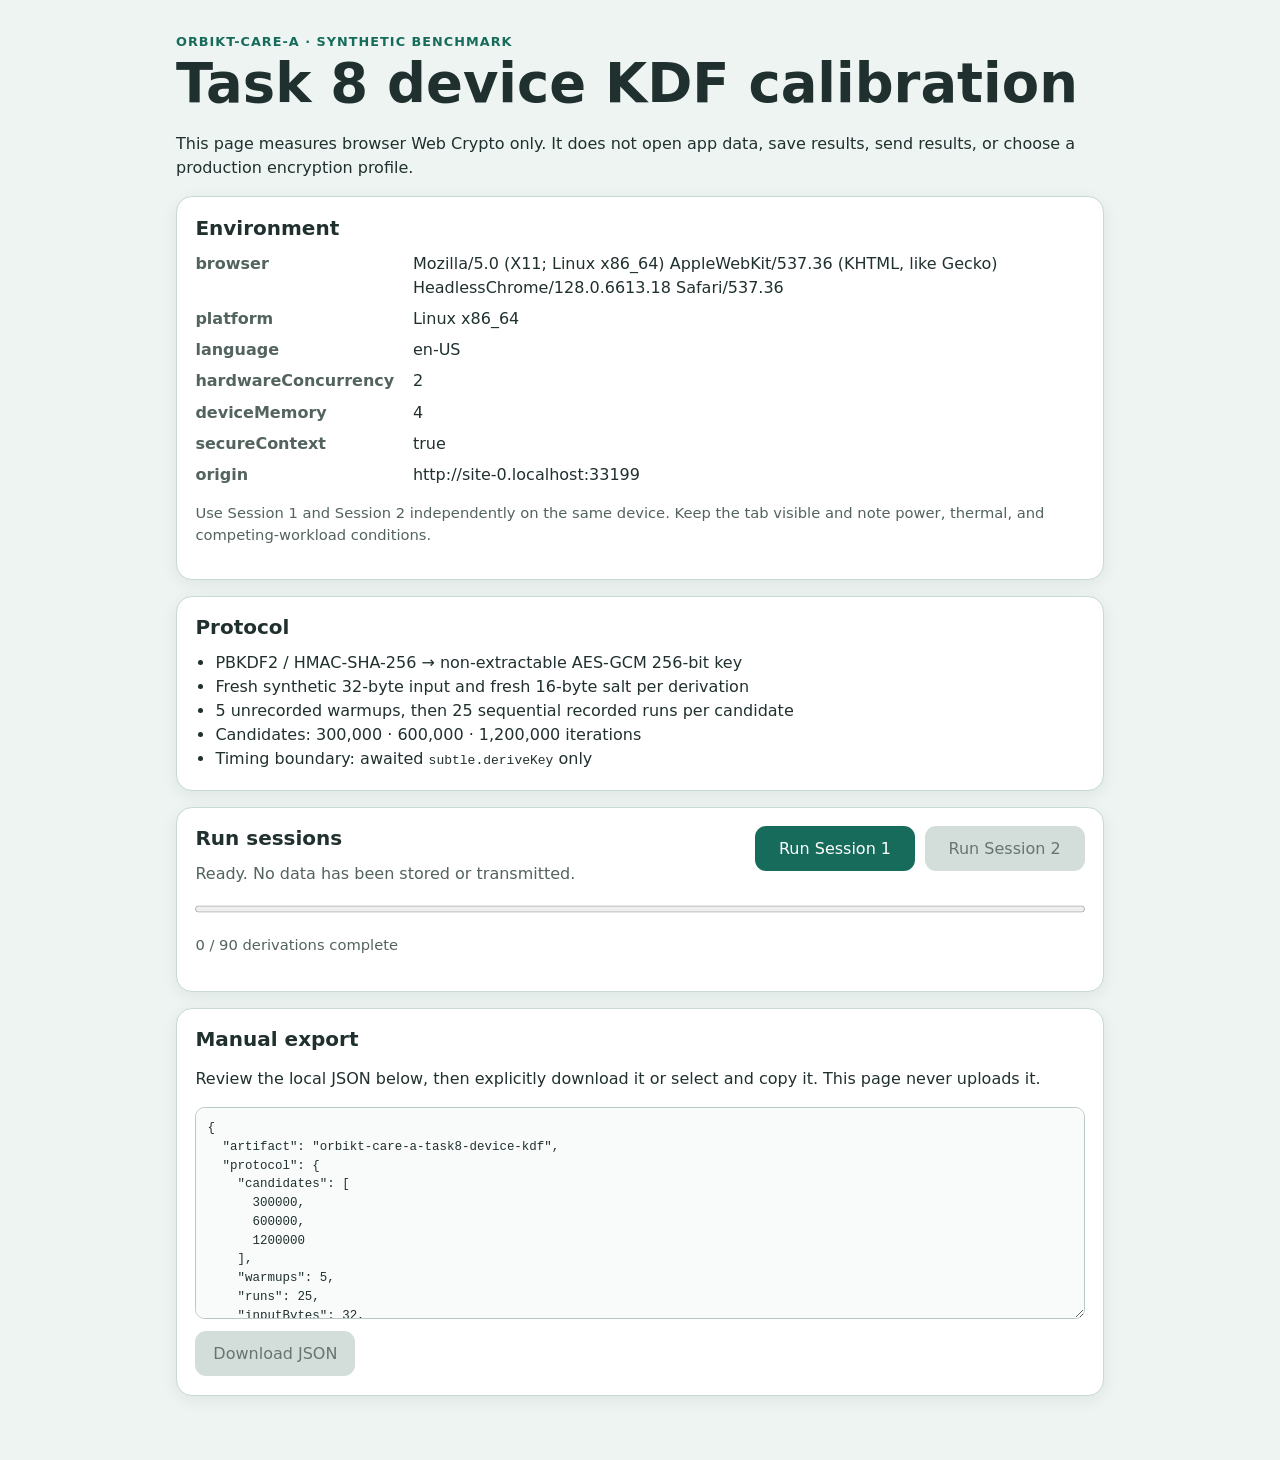
<file: benchmark/index.html>
<!doctype html>
<html lang="en">
  <head>
    <meta charset="utf-8">
    <meta name="viewport" content="width=device-width, initial-scale=1">
    <meta name="referrer" content="no-referrer">
    <title>Task 8 device KDF calibration</title>
    <link rel="stylesheet" href="./styles.css">
  </head>
  <body>
    <main class="page-shell">
      <header class="intro">
        <p class="eyebrow">Orbikt-care-A · synthetic benchmark</p>
        <h1>Task 8 device KDF calibration</h1>
        <p>
          This page measures browser Web Crypto only. It does not open app data,
          save results, send results, or choose a production encryption profile.
        </p>
      </header>

      <section class="card" aria-labelledby="environment-heading">
        <h2 id="environment-heading">Environment</h2>
        <dl id="environment" class="metadata-grid"></dl>
        <p class="notice">
          Use Session 1 and Session 2 independently on the same device. Keep the
          tab visible and note power, thermal, and competing-workload conditions.
        </p>
      </section>

      <section class="card" aria-labelledby="protocol-heading">
        <h2 id="protocol-heading">Protocol</h2>
        <ul class="protocol-list">
          <li>PBKDF2 / HMAC-SHA-256 → non-extractable AES-GCM 256-bit key</li>
          <li>Fresh synthetic 32-byte input and fresh 16-byte salt per derivation</li>
          <li>5 unrecorded warmups, then 25 sequential recorded runs per candidate</li>
          <li>Candidates: 300,000 · 600,000 · 1,200,000 iterations</li>
          <li>Timing boundary: awaited <code>subtle.deriveKey</code> only</li>
        </ul>
      </section>

      <section class="card" aria-labelledby="run-heading">
        <div class="section-heading">
          <div>
            <h2 id="run-heading">Run sessions</h2>
            <p id="status" role="status" aria-live="polite">Ready. No data has been stored or transmitted.</p>
          </div>
          <div class="actions" aria-label="Benchmark actions">
            <button id="run-session-1" type="button">Run Session 1</button>
            <button id="run-session-2" type="button" disabled>Run Session 2</button>
          </div>
        </div>
        <progress id="progress" max="90" value="0" aria-label="Benchmark progress"></progress>
        <p id="progress-label" class="progress-label">0 / 90 derivations complete</p>
        <div id="results" class="results" aria-live="polite"></div>
      </section>

      <section class="card" aria-labelledby="export-heading">
        <h2 id="export-heading">Manual export</h2>
        <p>
          Review the local JSON below, then explicitly download it or select and
          copy it. This page never uploads it.
        </p>
        <textarea id="export-json" rows="10" readonly aria-label="Benchmark JSON export"></textarea>
        <button id="download-json" type="button" disabled>Download JSON</button>
      </section>
    </main>

    <script type="module">
      import {
        BENCHMARK_CONFIG,
        createRunController,
        runSession,
      } from './benchmark.mjs'

      const sessionResults = []
      const environment = {
        browser: navigator.userAgent,
        platform: navigator.platform || 'unavailable',
        language: navigator.language || 'unavailable',
        hardwareConcurrency: navigator.hardwareConcurrency || 'unavailable',
        deviceMemory: navigator.deviceMemory || 'unavailable',
        secureContext: globalThis.isSecureContext,
        origin: location.origin,
      }
      const elements = {
        environment: document.querySelector('#environment'),
        status: document.querySelector('#status'),
        progress: document.querySelector('#progress'),
        progressLabel: document.querySelector('#progress-label'),
        results: document.querySelector('#results'),
        exportJson: document.querySelector('#export-json'),
        downloadJson: document.querySelector('#download-json'),
        session1: document.querySelector('#run-session-1'),
        session2: document.querySelector('#run-session-2'),
      }

      const setText = (element, value) => {
        element.textContent = String(value)
      }

      const appendMetadata = () => {
        for (const [name, value] of Object.entries(environment)) {
          const term = document.createElement('dt')
          const detail = document.createElement('dd')
          setText(term, name)
          setText(detail, value)
          elements.environment.append(term, detail)
        }
      }

      const safeErrorCode = (error) => {
        const code = error instanceof Error ? error.message : ''
        return /^[A-Z_]+$/.test(code) ? code : 'BENCHMARK_FAILED'
      }

      const resultPayload = () => ({
        artifact: 'orbikt-care-a-task8-device-kdf',
        protocol: BENCHMARK_CONFIG,
        environment,
        sessions: sessionResults,
      })

      const renderExport = () => {
        const payload = resultPayload()
        elements.exportJson.value = JSON.stringify(payload, null, 2)
        elements.downloadJson.disabled = sessionResults.length === 0
      }

      const renderResults = () => {
        elements.results.replaceChildren()
        for (const session of sessionResults) {
          const wrapper = document.createElement('article')
          wrapper.className = 'session-result'
          const heading = document.createElement('h3')
          setText(heading, session.session)
          wrapper.append(heading)

          for (const candidate of session.candidates) {
            const candidateBlock = document.createElement('div')
            candidateBlock.className = 'candidate-result'
            const candidateHeading = document.createElement('h4')
            setText(candidateHeading, `${candidate.iterations.toLocaleString()} iterations`)
            const stats = document.createElement('p')
            setText(stats, candidate.failures.length === 0
              ? `median ${candidate.medianMs.toFixed(3)} ms · p95 ${candidate.p95Ms.toFixed(3)} ms · min ${candidate.minMs.toFixed(3)} ms · max ${candidate.maxMs.toFixed(3)} ms`
              : `${candidate.failures.length} failure(s); successful samples: ${candidate.samplesMs.length}`)
            const raw = document.createElement('p')
            raw.className = 'raw-samples'
            setText(raw, `Raw samples (ms): ${candidate.samplesMs.map((sample) => sample.toFixed(3)).join(', ') || 'none'}`)
            candidateBlock.append(candidateHeading, stats, raw)
            if (candidate.failures.length > 0) {
              const failures = document.createElement('p')
              failures.className = 'failure'
              setText(failures, `Failures: ${candidate.failures.map(({ phase, run, errorName }) => `${phase} ${run}: ${errorName}`).join('; ')}`)
              candidateBlock.append(failures)
            }
            wrapper.append(candidateBlock)
          }
          elements.results.append(wrapper)
        }
      }

      const controller = createRunController(async (sessionName) => {
        elements.session1.disabled = true
        elements.session2.disabled = true
        elements.downloadJson.disabled = true
        elements.progress.value = 0
        setText(elements.progressLabel, '0 / 90 derivations complete')
        setText(elements.status, `${sessionName} running locally…`)

        try {
          const result = await runSession({
            onProgress: ({ candidateIndex, run, totalRuns }) => {
              const completed = candidateIndex * totalRuns + run
              elements.progress.value = completed
              setText(elements.progressLabel, `${completed} / 90 derivations complete`)
            },
          })
          sessionResults.push({ session: sessionName, ...result, environment })
          renderResults()
          renderExport()
          setText(elements.status, `${sessionName} complete. Results remain local.`)
        } catch (error) {
          setText(elements.status, `${sessionName} stopped safely: ${safeErrorCode(error)}`)
        } finally {
          elements.session1.disabled = false
          elements.session2.disabled = sessionResults.every(({ session }) => session !== 'Session 1')
          elements.downloadJson.disabled = sessionResults.length === 0
        }
      })

      elements.session1.addEventListener('click', () => controller.run('Session 1'))
      elements.session2.addEventListener('click', () => controller.run('Session 2'))
      elements.downloadJson.addEventListener('click', () => {
        const blob = new Blob([elements.exportJson.value], { type: 'application/json' })
        const url = URL.createObjectURL(blob)
        const anchor = document.createElement('a')
        anchor.href = url
        anchor.download = 'orbikt-care-a-task8-device-kdf.json'
        anchor.click()
        URL.revokeObjectURL(url)
      })

      appendMetadata()
      renderExport()
      window.task8Benchmark = {
        runSession: (sessionName) => controller.run(sessionName),
        getExport: resultPayload,
      }
    </script>
  </body>
</html>
</file>
<file: benchmark/styles.css>
:root {
  color: #20302f;
  background: #edf4f1;
  font-family: system-ui, -apple-system, BlinkMacSystemFont, "Segoe UI", sans-serif;
  line-height: 1.5;
}

* {
  box-sizing: border-box;
}

body {
  margin: 0;
}

button,
textarea {
  font: inherit;
}

button {
  min-width: 10rem;
  min-height: 2.75rem;
  border: 0;
  border-radius: 0.7rem;
  padding: 0.65rem 0.9rem;
  color: #fff;
  background: #176b5b;
  cursor: pointer;
}

button:disabled {
  color: #667572;
  background: #d3ddda;
  cursor: not-allowed;
}

.page-shell {
  width: min(100% - 2rem, 58rem);
  margin: 0 auto;
  padding: 2rem 0 4rem;
}

.intro {
  margin-bottom: 1rem;
}

.eyebrow {
  margin: 0;
  color: #176b5b;
  font-size: 0.8rem;
  font-weight: 700;
  letter-spacing: 0.08em;
  text-transform: uppercase;
}

h1,
h2,
h3,
h4 {
  margin-top: 0;
  line-height: 1.2;
}

h1 {
  margin-bottom: 0.7rem;
  font-size: clamp(2rem, 5vw, 3.4rem);
}

h2 {
  margin-bottom: 0.75rem;
  font-size: 1.25rem;
}

h3 {
  margin-bottom: 0.8rem;
  color: #176b5b;
}

h4 {
  margin-bottom: 0.35rem;
  font-size: 1rem;
}

.card {
  margin-top: 1rem;
  border: 1px solid #c8d8d2;
  border-radius: 1rem;
  padding: 1.15rem;
  background: #fff;
  box-shadow: 0 0.25rem 1rem rgb(32 48 47 / 7%);
}

.metadata-grid {
  display: grid;
  grid-template-columns: minmax(10rem, 0.3fr) minmax(0, 1fr);
  gap: 0.45rem 1rem;
  margin: 0;
  overflow-wrap: anywhere;
}

.metadata-grid dt {
  color: #53635f;
  font-weight: 700;
}

.metadata-grid dd {
  margin: 0;
}

.notice,
.progress-label {
  color: #53635f;
  font-size: 0.92rem;
}

.protocol-list {
  margin: 0;
  padding-left: 1.25rem;
}

.section-heading {
  display: flex;
  align-items: flex-start;
  justify-content: space-between;
  gap: 1rem;
}

.section-heading p {
  margin: 0;
  color: #53635f;
}

.actions {
  display: flex;
  flex-wrap: wrap;
  justify-content: flex-end;
  gap: 0.6rem;
}

progress {
  width: 100%;
  height: 0.85rem;
  margin-top: 1rem;
  accent-color: #176b5b;
}

.results {
  display: grid;
  gap: 1rem;
  margin-top: 1rem;
}

.session-result {
  border-top: 1px solid #dbe6e2;
  padding-top: 1rem;
}

.candidate-result {
  margin-top: 0.7rem;
  border-left: 0.25rem solid #8bbdaf;
  padding: 0.7rem 0.85rem;
  background: #f3f8f6;
}

.candidate-result p {
  margin: 0.25rem 0 0;
}

.raw-samples {
  color: #53635f;
  font-family: ui-monospace, SFMono-Regular, Consolas, monospace;
  font-size: 0.78rem;
  overflow-wrap: anywhere;
}

.failure {
  color: #a52c2c;
  font-weight: 700;
}

textarea {
  display: block;
  width: 100%;
  margin: 0.8rem 0;
  border: 1px solid #b7c9c2;
  border-radius: 0.6rem;
  padding: 0.7rem;
  color: #20302f;
  background: #f8fbfa;
  font-family: ui-monospace, SFMono-Regular, Consolas, monospace;
  font-size: 0.78rem;
}

@media (max-width: 600px) {
  .page-shell {
    width: min(100% - 1rem, 58rem);
    padding-top: 1rem;
  }

  .section-heading {
    display: block;
  }

  .actions {
    justify-content: stretch;
    margin-top: 1rem;
  }

  .actions button {
    flex: 1 1 100%;
    min-width: 0;
  }

  .metadata-grid {
    grid-template-columns: 1fr;
    gap: 0.1rem;
  }

  .metadata-grid dd {
    margin-bottom: 0.55rem;
  }
}
</file>
